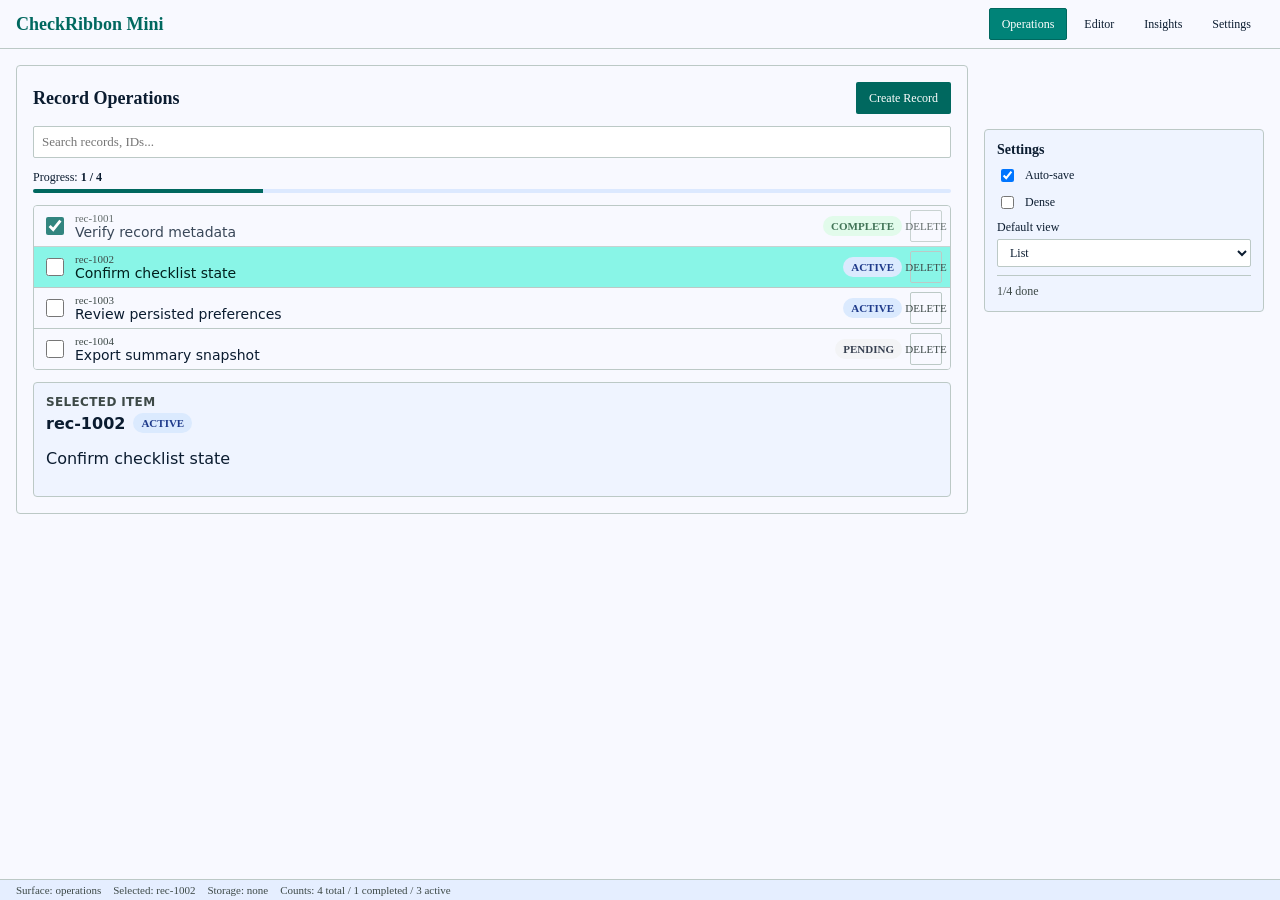
<file: index.html>
<!doctype html>
<html lang="en">
  <head>
    <meta charset="UTF-8" />
    <meta name="viewport" content="width=device-width, initial-scale=1.0" />
    <title>CheckRibbon Mini</title>
    <link rel="stylesheet" href="assets/css/styles.css" />
  </head>
  <body>
    <main data-setfarm-root="baseline" data-testid="setfarm-app-root" class="app-shell"></main>
    <script src="assets/js/checkribbon-mini.storage.js" defer></script>
    <script src="assets/js/checkribbon-mini.state.js" defer></script>
    <script src="assets/js/app.js" defer></script>
    <script src="assets/js/test-bridge.js" defer></script>
  </body>
</html>
</file>
<file: assets/css/styles.css>
@import "../../stitch/design-tokens.css";

:root {
  color-scheme: light;
  font-family: var(--font-family-base, Inter, ui-sans-serif, system-ui, -apple-system, BlinkMacSystemFont, "Segoe UI", sans-serif);
  background: var(--color-background, #f8f9ff);
  color: var(--color-on-background, #0b1c30);
}

* {
  box-sizing: border-box;
}

body {
  margin: 0;
  min-width: 320px;
  min-height: 100vh;
  background: var(--color-background, #f8f9ff);
}

.app-shell {
  min-height: 100vh;
  display: grid;
  grid-template-rows: auto 1fr auto;
  grid-template-columns: 1fr;
}

.app-header {
  display: flex;
  align-items: center;
  justify-content: space-between;
  gap: var(--spacing-md, 12px);
  padding: var(--spacing-sm, 8px) var(--spacing-container-padding, 16px);
  background: var(--color-surface, #f8f9ff);
  border-bottom: 1px solid var(--color-outline-variant, #bcc9c6);
  position: sticky;
  top: 0;
  z-index: 10;
}

.app-header h1 {
  margin: 0;
  font-family: var(--font-headline-sm, Inter);
  font-size: 18px;
  font-weight: 600;
  line-height: 24px;
  color: var(--color-primary, #00685f);
}

.app-nav {
  display: flex;
  gap: var(--spacing-xs, 4px);
}

.nav-btn {
  height: 32px;
  padding: 0 var(--spacing-md, 12px);
  border: 1px solid transparent;
  border-radius: var(--radius-DEFAULT, 0.125rem);
  background: transparent;
  color: var(--color-on-surface, #0b1c30);
  font-family: var(--font-label-md, Inter);
  font-size: 12px;
  font-weight: 500;
  cursor: pointer;
}

.nav-btn:hover {
  background: var(--color-surface-container-low, #eff4ff);
}

.nav-btn.is-active {
  background: var(--color-primary-container, #008378);
  color: var(--color-on-primary, #ffffff);
  border-color: var(--color-primary, #00685f);
}

.app-body {
  display: grid;
  grid-template-columns: 1fr 280px;
  gap: var(--spacing-lg, 16px);
  padding: var(--spacing-container-padding, 16px);
  overflow: auto;
}

.app-stage {
  min-width: 0;
}

.settings-panel {
  background: var(--color-surface-container-low, #eff4ff);
  border: 1px solid var(--color-outline-variant, #bcc9c6);
  border-radius: var(--radius-lg, 0.25rem);
  padding: var(--spacing-md, 12px);
  height: fit-content;
  position: sticky;
  top: 64px;
}

.settings-panel-inner h3 {
  margin: 0 0 var(--spacing-sm, 8px);
  font-family: var(--font-headline-sm, Inter);
  font-size: 14px;
  font-weight: 600;
}

.panel-counts {
  margin-top: var(--spacing-sm, 8px);
  padding-top: var(--spacing-sm, 8px);
  border-top: 1px solid var(--color-outline-variant, #bcc9c6);
  font-family: var(--font-mono-data, "JetBrains Mono");
  font-size: 12px;
  color: var(--color-on-surface-variant, #3d4947);
}

.app-status {
  padding: var(--spacing-xs, 4px) var(--spacing-container-padding, 16px);
  background: var(--color-surface-container, #e5eeff);
  border-top: 1px solid var(--color-outline-variant, #bcc9c6);
  font-family: var(--font-mono-data, "JetBrains Mono");
  font-size: 11px;
  color: var(--color-on-surface-variant, #3d4947);
}

.status-bar-inner {
  display: flex;
  flex-wrap: wrap;
  gap: var(--spacing-md, 12px);
}

.status-bar-inner.has-error {
  color: var(--color-error, #ba1a1a);
}

.status-item {
  white-space: nowrap;
}

.surface {
  background: var(--color-surface, #f8f9ff);
  border: 1px solid var(--color-outline-variant, #bcc9c6);
  border-radius: var(--radius-lg, 0.25rem);
  padding: var(--spacing-container-padding, 16px);
}

.surface h2 {
  margin: 0 0 var(--spacing-md, 12px);
  font-family: var(--font-headline-sm, Inter);
  font-size: 18px;
  font-weight: 600;
}

.surface-header {
  display: flex;
  align-items: center;
  justify-content: space-between;
  gap: var(--spacing-sm, 8px);
  margin-bottom: var(--spacing-md, 12px);
}

.surface-header h2 {
  margin: 0;
}

.btn {
  height: 32px;
  padding: 0 var(--spacing-md, 12px);
  border: 1px solid transparent;
  border-radius: var(--radius-DEFAULT, 0.125rem);
  font-family: var(--font-label-md, Inter);
  font-size: 12px;
  font-weight: 500;
  cursor: pointer;
  display: inline-flex;
  align-items: center;
  justify-content: center;
}

.btn-primary {
  background: var(--color-primary, #00685f);
  color: var(--color-on-primary, #ffffff);
}

.btn-primary:hover {
  background: var(--color-on-primary-fixed-variant, #005049);
}

.btn-secondary {
  background: var(--color-secondary-container, #dae2fd);
  color: var(--color-on-secondary-container, #5c647a);
}

.btn-secondary:hover {
  background: var(--color-secondary-fixed-dim, #bec6e0);
}

.btn-ghost {
  background: transparent;
  color: var(--color-on-surface-variant, #3d4947);
  border-color: var(--color-outline-variant, #bcc9c6);
}

.btn-ghost:hover {
  background: var(--color-surface-container-low, #eff4ff);
}

.btn-icon {
  width: 32px;
  padding: 0;
  font-family: var(--font-label-md, Inter);
  font-size: 11px;
  text-transform: uppercase;
}

.input {
  height: 32px;
  padding: 0 var(--spacing-sm, 8px);
  border: 1px solid var(--color-outline-variant, #bcc9c6);
  border-radius: var(--radius-DEFAULT, 0.125rem);
  background: var(--color-surface-container-lowest, #ffffff);
  color: var(--color-on-background, #0b1c30);
  font-family: var(--font-body-sm, Inter);
  font-size: 13px;
  width: 100%;
}

.input:focus {
  outline: none;
  border-color: var(--color-primary, #00685f);
  box-shadow: 0 0 0 3px rgba(13, 148, 136, 0.2);
}

.input-sm {
  height: 28px;
  font-size: 12px;
}

.search-row {
  margin-bottom: var(--spacing-md, 12px);
}

.progress-block {
  margin-bottom: var(--spacing-md, 12px);
}

.progress-label {
  font-family: var(--font-label-md, Inter);
  font-size: 12px;
  margin-bottom: var(--spacing-xs, 4px);
}

.progress-track {
  height: 4px;
  background: var(--color-surface-container-high, #dce9ff);
  border-radius: var(--radius-full, 9999px);
  overflow: hidden;
}

.progress-fill {
  height: 100%;
  background: var(--color-primary, #00685f);
  transition: width 200ms ease;
}

.record-list {
  list-style: none;
  margin: 0 0 var(--spacing-md, 12px);
  padding: 0;
  border: 1px solid var(--color-outline-variant, #bcc9c6);
  border-radius: var(--radius-lg, 0.25rem);
  overflow: hidden;
}

.record-row {
  display: grid;
  grid-template-columns: auto 1fr auto auto;
  align-items: center;
  gap: var(--spacing-sm, 8px);
  min-height: 40px;
  padding: var(--spacing-xs, 4px) var(--spacing-sm, 8px);
  border-bottom: 1px solid var(--color-outline-variant, #bcc9c6);
  cursor: pointer;
  background: var(--color-surface, #f8f9ff);
}

.record-row:last-child {
  border-bottom: none;
}

.record-row:hover {
  background: var(--color-surface-container-low, #eff4ff);
}

.record-row.is-selected {
  background: var(--color-primary-fixed, #89f5e7);
  color: var(--color-on-primary-fixed, #00201d);
}

.record-row.is-complete {
  opacity: 0.8;
}

.record-check {
  width: 18px;
  height: 18px;
  accent-color: var(--color-primary, #00685f);
  cursor: pointer;
}

.record-meta {
  display: flex;
  flex-direction: column;
  min-width: 0;
}

.record-id {
  font-family: var(--font-mono-data, "JetBrains Mono");
  font-size: 11px;
  color: var(--color-on-surface-variant, #3d4947);
}

.record-name {
  font-size: 14px;
  white-space: nowrap;
  overflow: hidden;
  text-overflow: ellipsis;
}

.record-empty {
  padding: var(--spacing-md, 12px);
  color: var(--color-on-surface-variant, #3d4947);
  font-size: 13px;
}

.status-chip {
  display: inline-flex;
  align-items: center;
  height: 20px;
  padding: 0 8px;
  border-radius: var(--radius-full, 9999px);
  font-family: var(--font-label-xs, Inter);
  font-size: 11px;
  font-weight: 600;
  text-transform: uppercase;
  white-space: nowrap;
}

.status-complete {
  background: #dcfce7;
  color: #14532d;
}

.status-active {
  background: #dbeafe;
  color: #1e3a8a;
}

.status-pending {
  background: #f3f4f6;
  color: #374151;
}

.selected-detail {
  background: var(--color-surface-container-low, #eff4ff);
  border: 1px solid var(--color-outline-variant, #bcc9c6);
  border-radius: var(--radius-lg, 0.25rem);
  padding: var(--spacing-md, 12px);
}

.selected-detail.is-empty {
  color: var(--color-on-surface-variant, #3d4947);
  font-size: 13px;
}

.selected-detail h3 {
  margin: 0 0 var(--spacing-xs, 4px);
  font-size: 12px;
  text-transform: uppercase;
  letter-spacing: 0.03em;
  color: var(--color-on-surface-variant, #3d4947);
}

.detail-row {
  display: flex;
  align-items: center;
  gap: var(--spacing-sm, 8px);
  margin-bottom: var(--spacing-xs, 4px);
}

.field {
  display: flex;
  flex-direction: column;
  gap: var(--spacing-xs, 4px);
  margin-bottom: var(--spacing-md, 12px);
}

.field span {
  font-family: var(--font-label-md, Inter);
  font-size: 12px;
  font-weight: 500;
}

.field-inline {
  flex-direction: row;
  align-items: center;
  gap: var(--spacing-sm, 8px);
}

.field-sm {
  margin-bottom: var(--spacing-sm, 8px);
}

.form-actions {
  display: flex;
  gap: var(--spacing-sm, 8px);
  margin-top: var(--spacing-md, 12px);
}

.editor-form,
.settings-form {
  max-width: 560px;
}

.empty-state {
  color: var(--color-on-surface-variant, #3d4947);
  font-size: 14px;
}

.metrics-grid {
  display: grid;
  grid-template-columns: repeat(auto-fit, minmax(120px, 1fr));
  gap: var(--spacing-md, 12px);
  margin-bottom: var(--spacing-md, 12px);
}

.metric-card {
  background: var(--color-surface-container-low, #eff4ff);
  border: 1px solid var(--color-outline-variant, #bcc9c6);
  border-radius: var(--radius-lg, 0.25rem);
  padding: var(--spacing-md, 12px);
  text-align: center;
}

.metric-value {
  display: block;
  font-family: var(--font-mono-data, "JetBrains Mono");
  font-size: 24px;
  font-weight: 600;
  color: var(--color-primary, #00685f);
}

.metric-label {
  display: block;
  font-family: var(--font-label-xs, Inter);
  font-size: 11px;
  color: var(--color-on-surface-variant, #3d4947);
  margin-top: var(--spacing-xs, 4px);
}

.surface-actions {
  display: flex;
  gap: var(--spacing-sm, 8px);
  margin-top: var(--spacing-md, 12px);
}

.is-dense .record-row {
  min-height: 32px;
}

.is-dense .app-body {
  padding: var(--spacing-sm, 8px);
  gap: var(--spacing-sm, 8px);
}

@media (max-width: 720px) {
  .app-header {
    flex-direction: column;
    align-items: flex-start;
  }

  .app-body {
    grid-template-columns: 1fr;
  }

  .settings-panel {
    position: static;
  }
}
</file>
